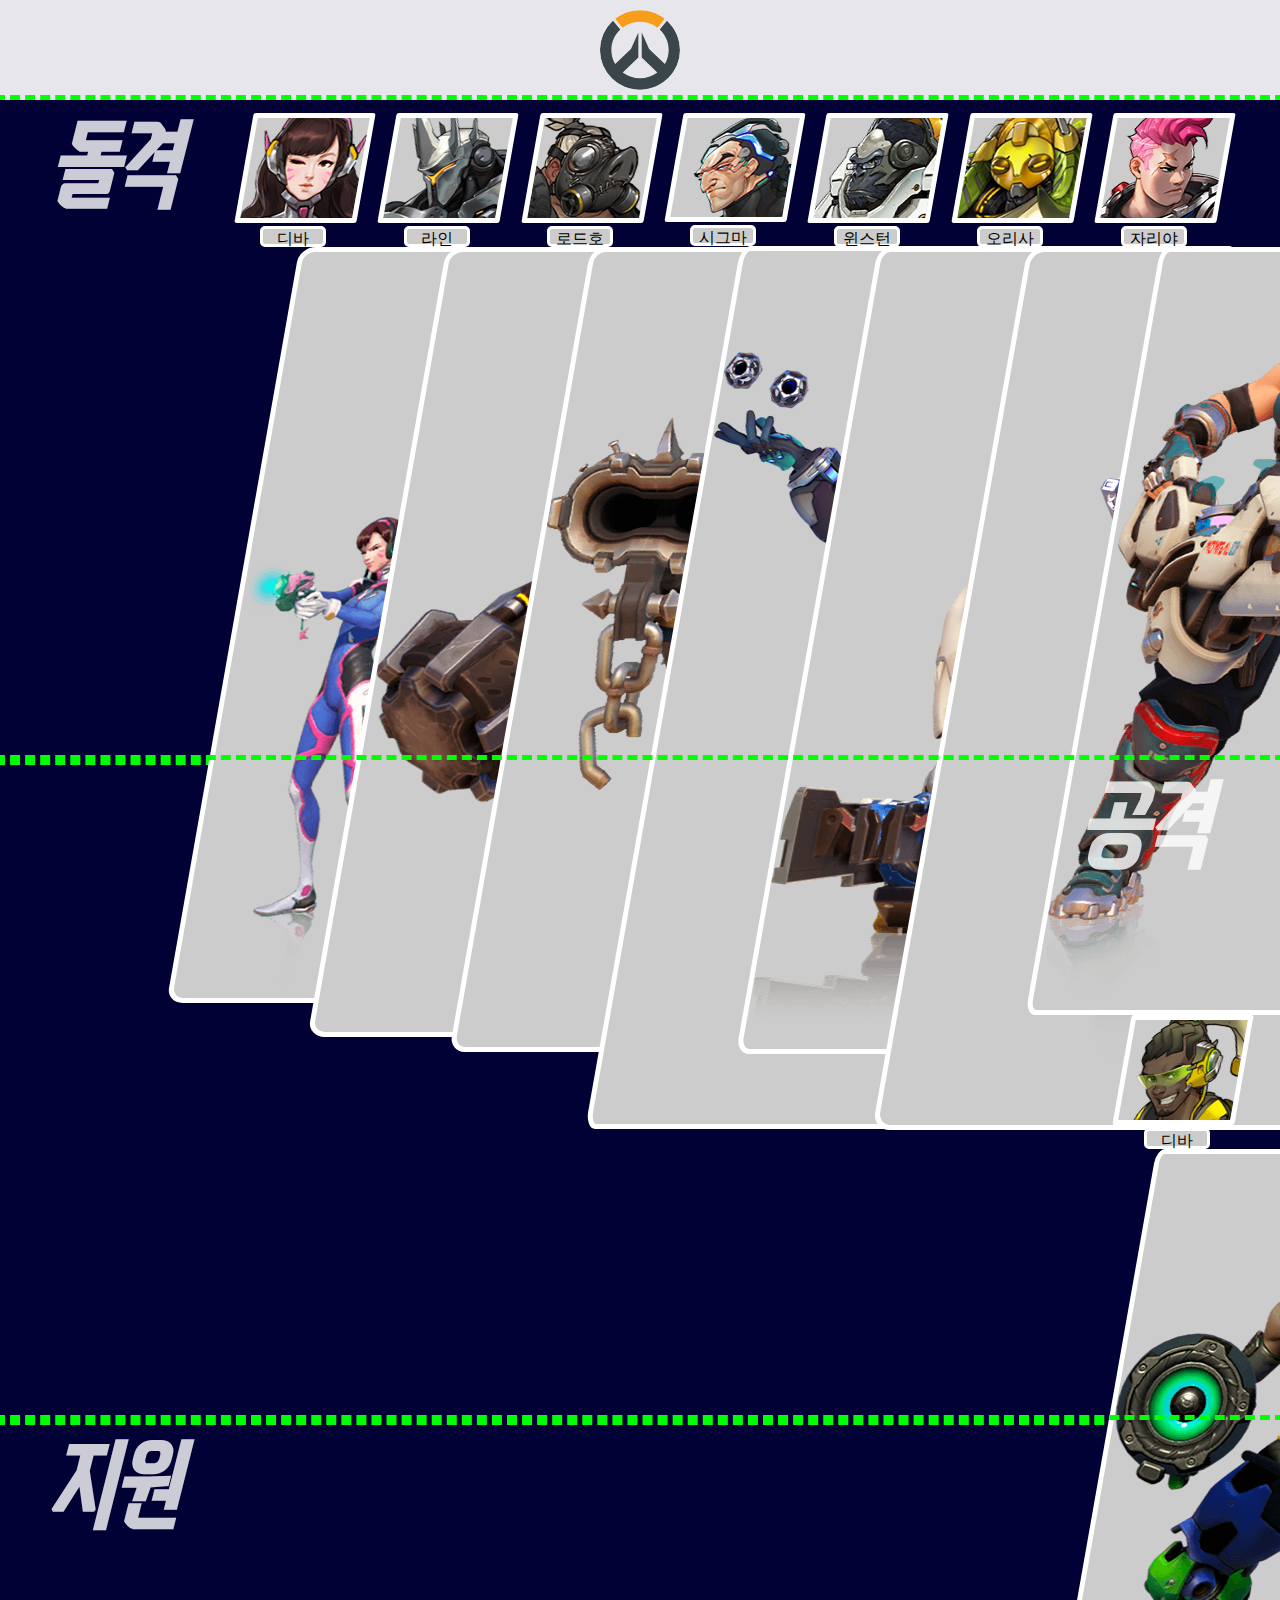
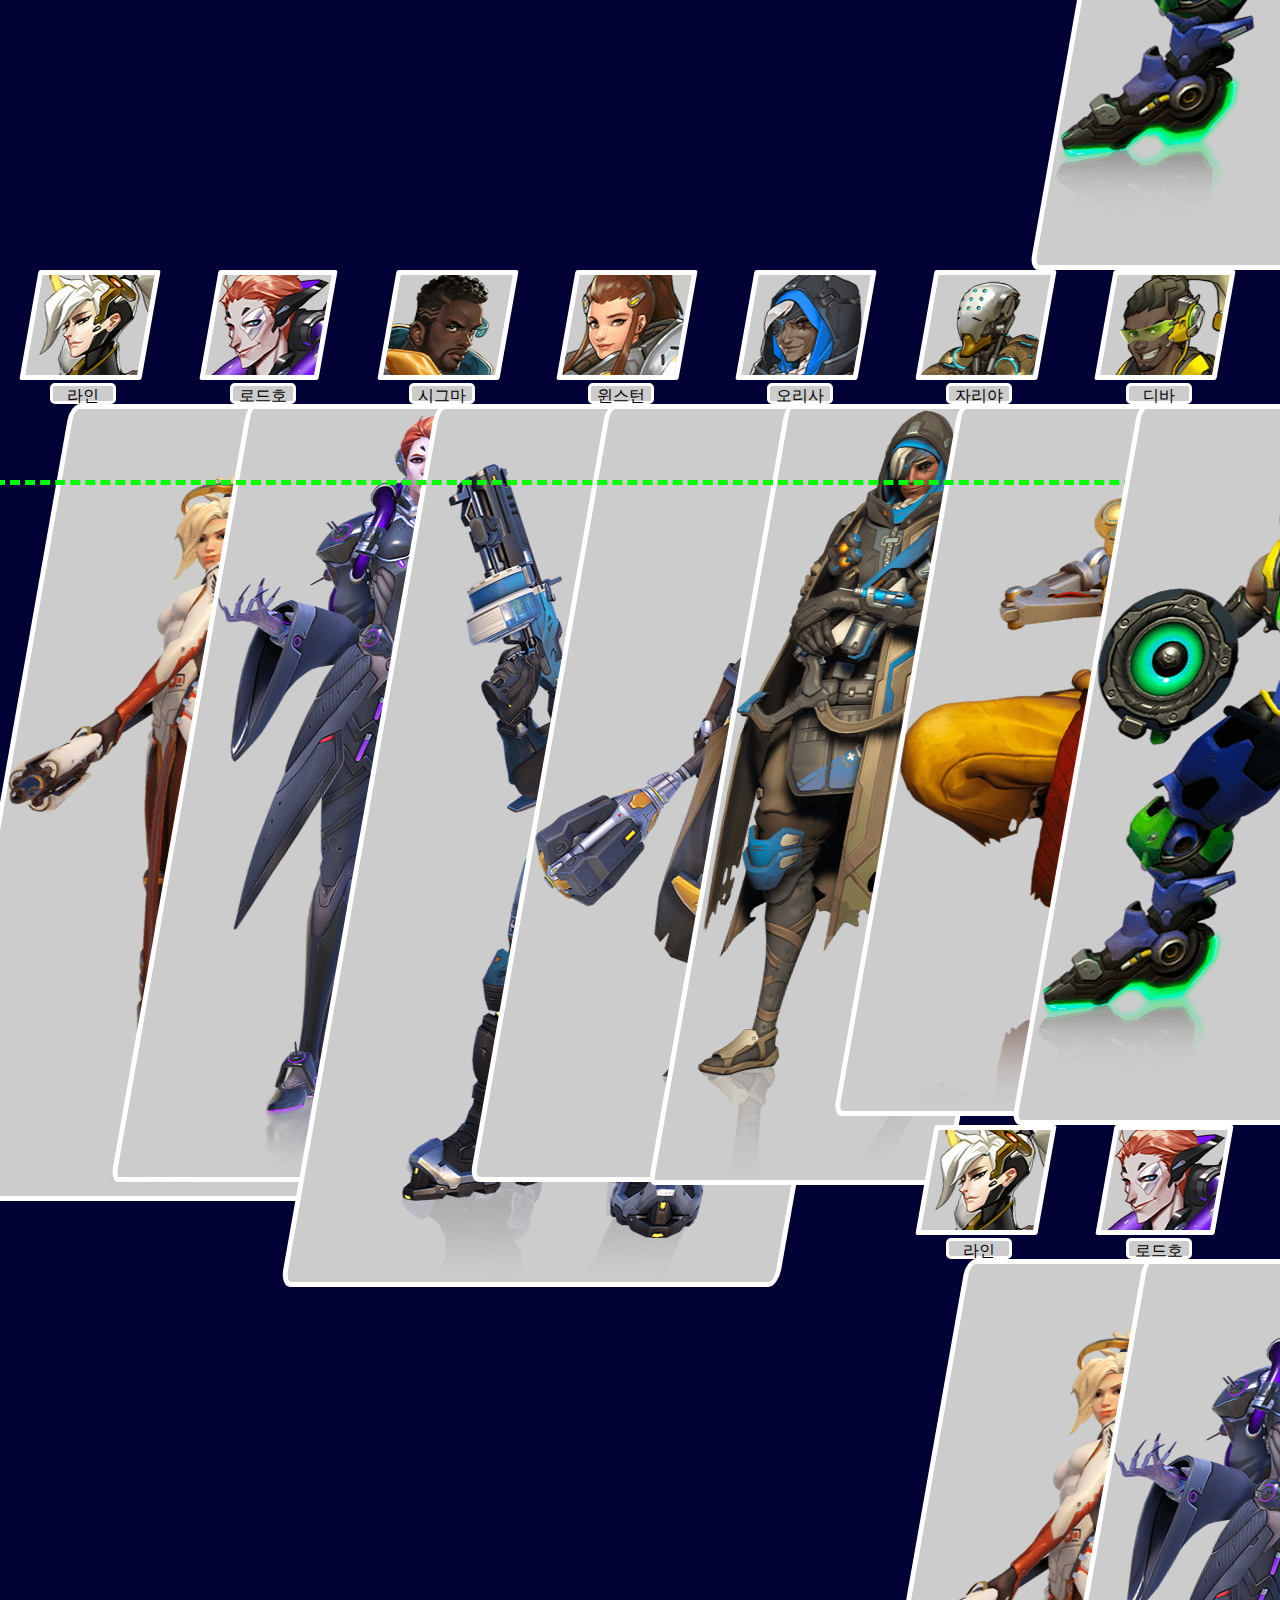
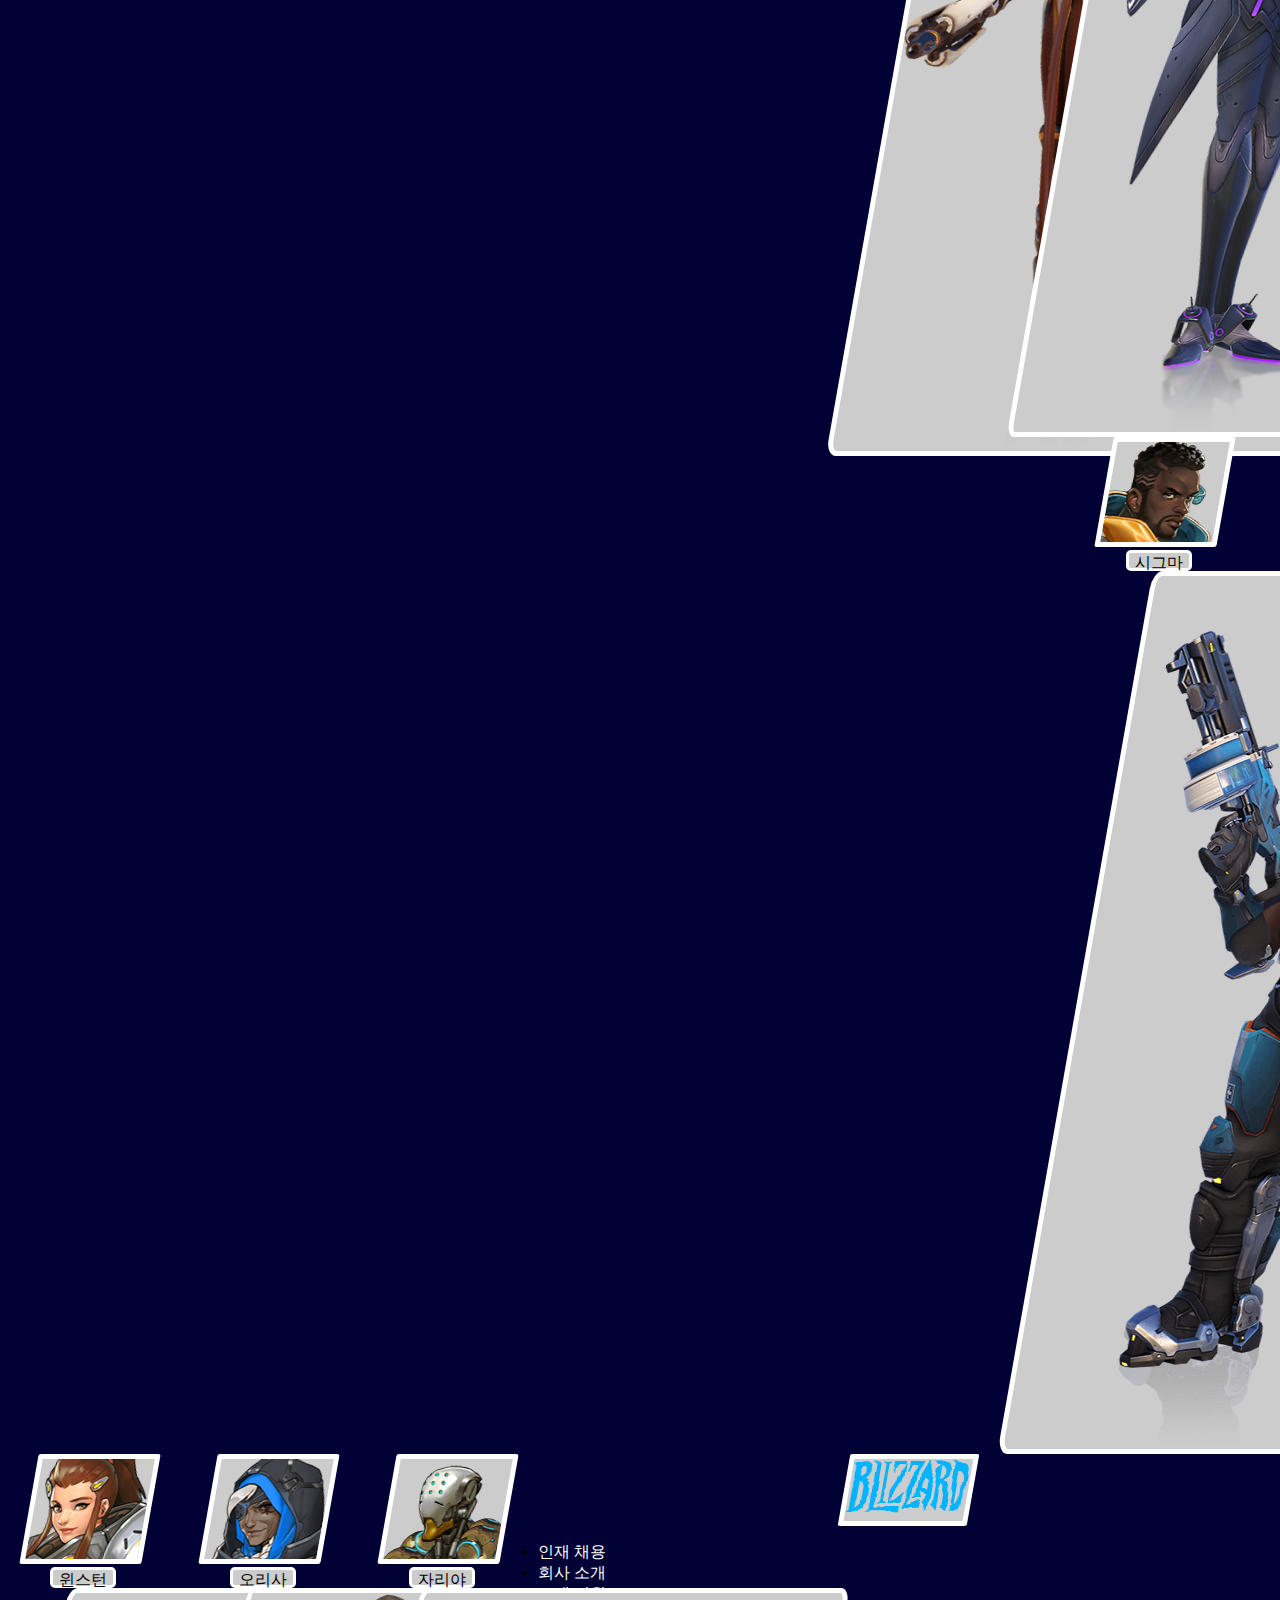
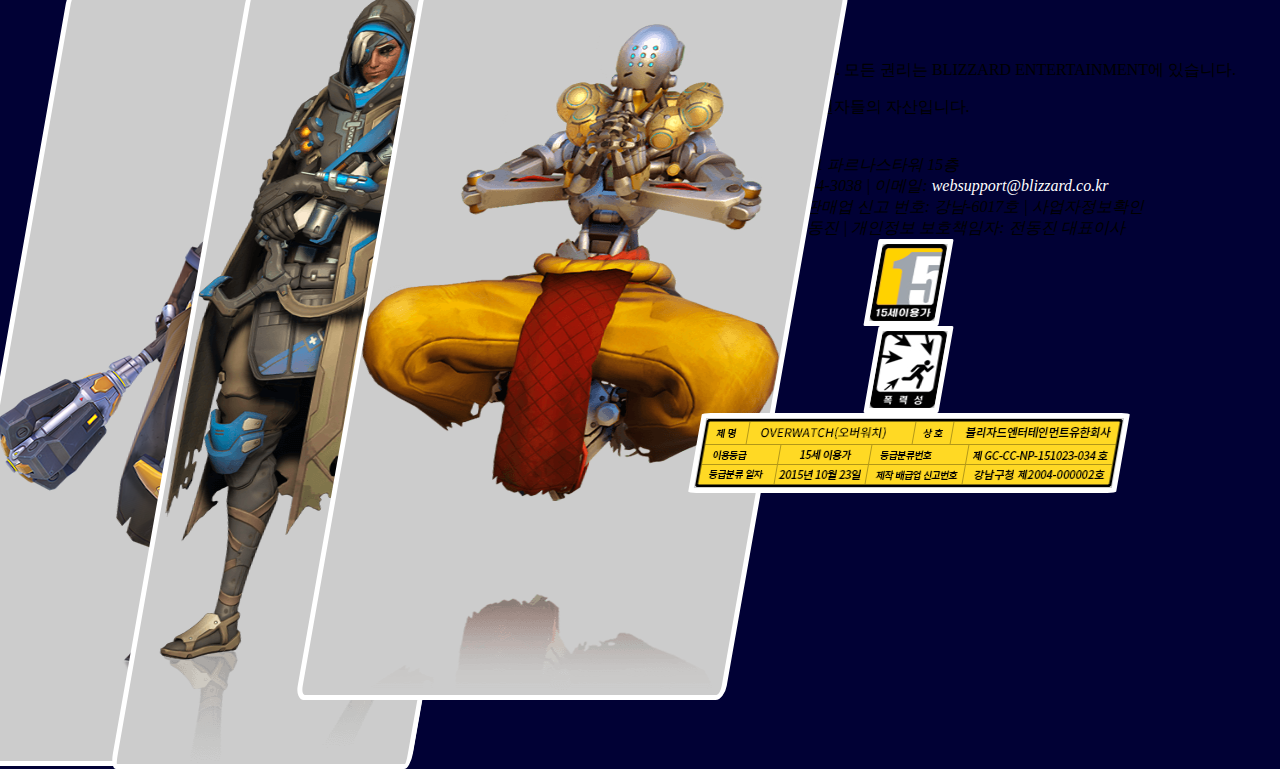
<file: 실습/오버워치 영웅소개.html>
<!DOCTYPE html>
<html lang="ko">

<head>
    <title> Overwatch-HEROES</title>
    <meta charset="utf-8">
    <link rel="stylesheet" href="./Css/main.css">
</head>

<body>
    <header id="top">
        <h1>

        </h1>
    </header>
    <main id="cont">
        <div id="heros">
            <div id="tanker">
                <h2>돌격</h2>
                <div id="tankers">
                    <div class="char">
                        <div class="img">
                            <img src="./images/t1.png" alt="">
                        </div>
                        <div class="name">
                            디바
                        </div>
                        <div class="ult">
                            "Nerf this!"
                        </div>
                        <div class="full"><img src="./images/tf1.png" alt=""></div>
                    </div>

                    <div class="char">
                        <div class="img">
                            <img src="./images/t2.png" alt="">
                        </div>
                        <div class="name">
                            라인
                        </div>
                        <div class="ult">
                            "Hammer Down!"
                        </div>
                        <div class="full"><img src="./images/tf2.png" alt=""></div>
                    </div>

                    <div class="char">
                        <div class="img">
                            <img src="./images/t3.png" alt="">
                        </div>
                        <div class="name">
                            로드호그
                        </div>
                        <div class="ult">
                            "Nerf this!"
                        </div>
                        <div class="full"><img src="./images/tf3.png" alt=""></div>
                    </div>
                    <div class="char">
                        <div class="img">
                            <img src="./images/t4.png" alt="">
                        </div>
                        <div class="name">
                            시그마
                        </div>
                        <div class="ult">
                            ""Het universum zingt voor mij"
                        </div>
                        <div class="full"><img src="./images/tf4.png" alt=""></div>
                    </div>
                    <div class="char">
                        <div class="img">
                            <img src="./images/t5.png" alt="">
                        </div>
                        <div class="name">
                            윈스턴
                        </div>
                        <div class="ult">
                            “ROARRRRR”
                        </div>
                        <div class="full"><img src="./images/tf5.png" alt=""></div>
                    </div>
                    <div class="char">
                        <div class="img">
                            <img src="./images/t6.png" alt="">
                        </div>
                        <div class="name">
                            오리사
                        </div>
                        <div class="ult">
                            “Cease your resistance”
                        </div>
                        <div class="full"><img src="./images/tf6.png" alt=""></div>
                    </div>
                    <div class="char">
                        <div class="img">
                            <img src="./images/t7.png" alt="">
                        </div>
                        <div class="name">
                            자리야
                        </div>
                        <div class="ult">
                            "Fire At Will!"
                        </div>
                        <div class="full"><img src="./images/tf7.png" alt=""></div>
                    </div>

                </div>
                <div class="back"></div>
            </div>
            <div id="dealer">
                <h2>공격</h2>
                <div id="dealers">

                    <div class="char">
                        <div class="img">
                            <img src="./images/h1.png" alt="">
                        </div>
                        <div class="name">
                            디바
                        </div>
                        <div class="ult">
                            "Nerf this!"
                        </div>
                        <div class="full"><img src="./images/hf1.png" alt=""></div>
                    </div>

                    <div class="char">
                        <div class="img">
                            <img src="./images/h2.png" alt="">
                        </div>
                        <div class="name">
                            라인
                        </div>
                        <div class="ult">
                            "Hammer Down!"
                        </div>
                        <div class="full"><img src="./images/hf2.png" alt=""></div>
                    </div>

                    <div class="char">
                        <div class="img">
                            <img src="./images/h3.png" alt="">
                        </div>
                        <div class="name">
                            로드호그
                        </div>
                        <div class="ult">
                            "Nerf this!"
                        </div>
                        <div class="full"><img src="./images/hf3.png" alt=""></div>
                    </div>
                    <div class="char">
                        <div class="img">
                            <img src="./images/h4.png" alt="">
                        </div>
                        <div class="name">
                            시그마
                        </div>
                        <div class="ult">
                            ""Het universum zingt voor mij"
                        </div>
                        <div class="full"><img src="./images/hf4.png" alt=""></div>
                    </div>
                    <div class="char">
                        <div class="img">
                            <img src="./images/h5.png" alt="">
                        </div>
                        <div class="name">
                            윈스턴
                        </div>
                        <div class="ult">
                            “ROARRRRR”
                        </div>
                        <div class="full"><img src="./images/hf5.png" alt=""></div>
                    </div>
                    <div class="char">
                        <div class="img">
                            <img src="./images/h6.png" alt="">
                        </div>
                        <div class="name">
                            오리사
                        </div>
                        <div class="ult">
                            “Cease your resistance”
                        </div>
                        <div class="full"><img src="./images/hf6.png" alt=""></div>
                    </div>
                    <div class="char">
                        <div class="img">
                            <img src="./images/h7.png" alt="">
                        </div>
                        <div class="name">
                            자리야
                        </div>
                        <div class="ult">
                            "Fire At Will!"
                        </div>
                        <div class="full"><img src="./images/hf7.png" alt=""></div>

                    </div>

                </div>
                <div class="back"> </div>
            </div>
            <div id="healer">
                <h2>지원</h2>
                <div id="healers">
                    <div class="char">
                        <div class="img">
                            <img src="./images/h1.png" alt="">
                        </div>
                        <div class="name">
                            디바
                        </div>
                        <div class="ult">
                            "Nerf this!"
                        </div>
                        <div class="full"><img src="./images/hf1.png" alt=""></div>
                    </div>

                    <div class="char">
                        <div class="img">
                            <img src="./images/h2.png" alt="">
                        </div>
                        <div class="name">
                            라인
                        </div>
                        <div class="ult">
                            "Hammer Down!"
                        </div>
                        <div class="full"><img src="./images/hf2.png" alt=""></div>
                    </div>

                    <div class="char">
                        <div class="img">
                            <img src="./images/h3.png" alt="">
                        </div>
                        <div class="name">
                            로드호그
                        </div>
                        <div class="ult">
                            "Nerf this!"
                        </div>
                        <div class="full"><img src="./images/hf3.png" alt=""></div>
                    </div>
                    <div class="char">
                        <div class="img">
                            <img src="./images/h4.png" alt="">
                        </div>
                        <div class="name">
                            시그마
                        </div>
                        <div class="ult">
                            ""Het universum zingt voor mij"
                        </div>
                        <div class="full"><img src="./images/hf4.png" alt=""></div>
                    </div>
                    <div class="char">
                        <div class="img">
                            <img src="./images/h5.png" alt="">
                        </div>
                        <div class="name">
                            윈스턴
                        </div>
                        <div class="ult">
                            “ROARRRRR”
                        </div>
                        <div class="full"><img src="./images/hf5.png" alt=""></div>
                    </div>
                    <div class="char">
                        <div class="img">
                            <img src="./images/h6.png" alt="">
                        </div>
                        <div class="name">
                            오리사
                        </div>
                        <div class="ult">
                            “Cease your resistance”
                        </div>
                        <div class="full"><img src="./images/hf6.png" alt=""></div>
                    </div>
                    <div class="char">
                        <div class="img">
                            <img src="./images/h7.png" alt="">
                        </div>
                        <div class="name">
                            자리야
                        </div>
                        <div class="ult">
                            "Fire At Will!"
                        </div>
                        <div class="full"><img src="./images/hf7.png" alt=""></div>
                    </div>

                </div>
                <div class="back"></div>
            </div>

        </div>

    </main>
    <footer id="info">
        <!-- 로고 -->

        <img src="./images/comlogo.png" alt="">
        <!-- 블라블라 -->
        <ul>
            <li><a href="#">인재 채용</a></li>
            <li><a href="#">회사 소개</a></li>
            <li><a href="#">고객 지원</a></li>
            <li><a href="#">보도 자료</a></li>
            <li><a href="#">API</a></li>
        </ul>
        <!-- 저작권 -->
        <p>©2021 BLIZZARD ENTERTAINMENT, INC. 모든 권리는 BLIZZARD ENTERTAINMENT에 있습니다. </p>
        <p>
            여기서 언급된 다른 모든 상표는 각 소유권자들의 자산입니다.</p>
        <!-- 정보 -->
        <address>
            블리자드 엔터테인먼트 유한 회사
            <br>
            주소: 06l164 서울시 강남구 테헤란로 521 파르나스타워 15층
            <br>
            대표 번호: 1644-0727 | 팩스 번호: (02)544-3038 | 이메일: <a
                href="mailto:websupport@blizzard.co.kr">websupport@blizzard.co.kr</a>
            <br>
            사업자 등록 번호: 211-87-49910 | 통신 판매업 신고 번호: 강남-6017호 | 사업자정보확인
            <br>
            대표이사: 젠 오닐과 마이크 이바라, 전동진 | 개인정보 보호책임자: 전동진 대표이사
        </address>
        <h6>
            <img src="./images/v1.png" alt="">

            <img src="./images/v2.png" alt="">
        </h6>
        <img src="./images/v3.png" alt="">
    </footer>
</body>

</html>
</file>
<file: 실습/Css/main.css>
@charset "utf-8";

@font-face {
    font-family: ow;
    src: url(../fonts/koverwatch.woff);
}

html,body,h1,h2,h3,h4,h5,h6{
    margin:0;
    padding:0;
    background:rgb(1, 1, 53);
}

a{
    color:white;
    text-decoration: none;
}

#top{
    height: 100px;
    margin: 0 auto;
    background-color: rgba(255,255,255,0.9);
}

#top h1{
    position:relative;
    left:calc(50% - 40px);
    top: calc(10px);
    height: 80px;
    width: 80px;
    border-radius: 50%;
    background: url(../images/mainlogo.svg) no-repeat center center/100% 100%;
}
#heros{height:2000px;}
#tanker,#dealer,#healer{
    position:relative;
    width:100%;
    height:33%;
    outline: 5px dashed lime;
}
.char{
    float: left;
    width: 14%;
}
#tankers::after, #dealers::after, #healers::after{
    content:'';
    display:block;
    clear: both;
}
#tankers{
position:relative;
top: 0%;
width:80%;
margin: 0 auto;
margin-right:10px;
padding:1%;
}
#heros h2{
    background-color: rgba(0,0,0,0);
    position:absolute;
    margin-top:20px;
    width:150px;
    height:100px;
    font-size: 100px;
    color: rgba(255,255,255,0.8);
    font-style: italic;
    font-family: ow;
}
#tanker h2, #healer h2{
    left:50px;
}
#dealer h2{
    right:50px;
}
.ult {
    position:absolute;
    top:0%;
    color: white;
    font-size:60px;
    left:0%;
    display:none;
}
img{
    display:block;
    margin: 0 auto;
    border: 5px solid white;
    background: #ccc;
    border-radius: 2%;
    transform: skewX(-10deg);
}

.name{
    display:relative;
    margin: 0 auto;
    margin-top:3px;
    margin-right:35%;
    width:60px;
    height:15px;
    color:black;
    background: #ccc;
    text-align: center;
    border: 3px solid white;
    border-radius: 5px;
    z-index: 1px;

    
}

.char:hover img{
    background-color:orange;
}
.char:hover {
    transform: scale(1.1);
}
</file>
